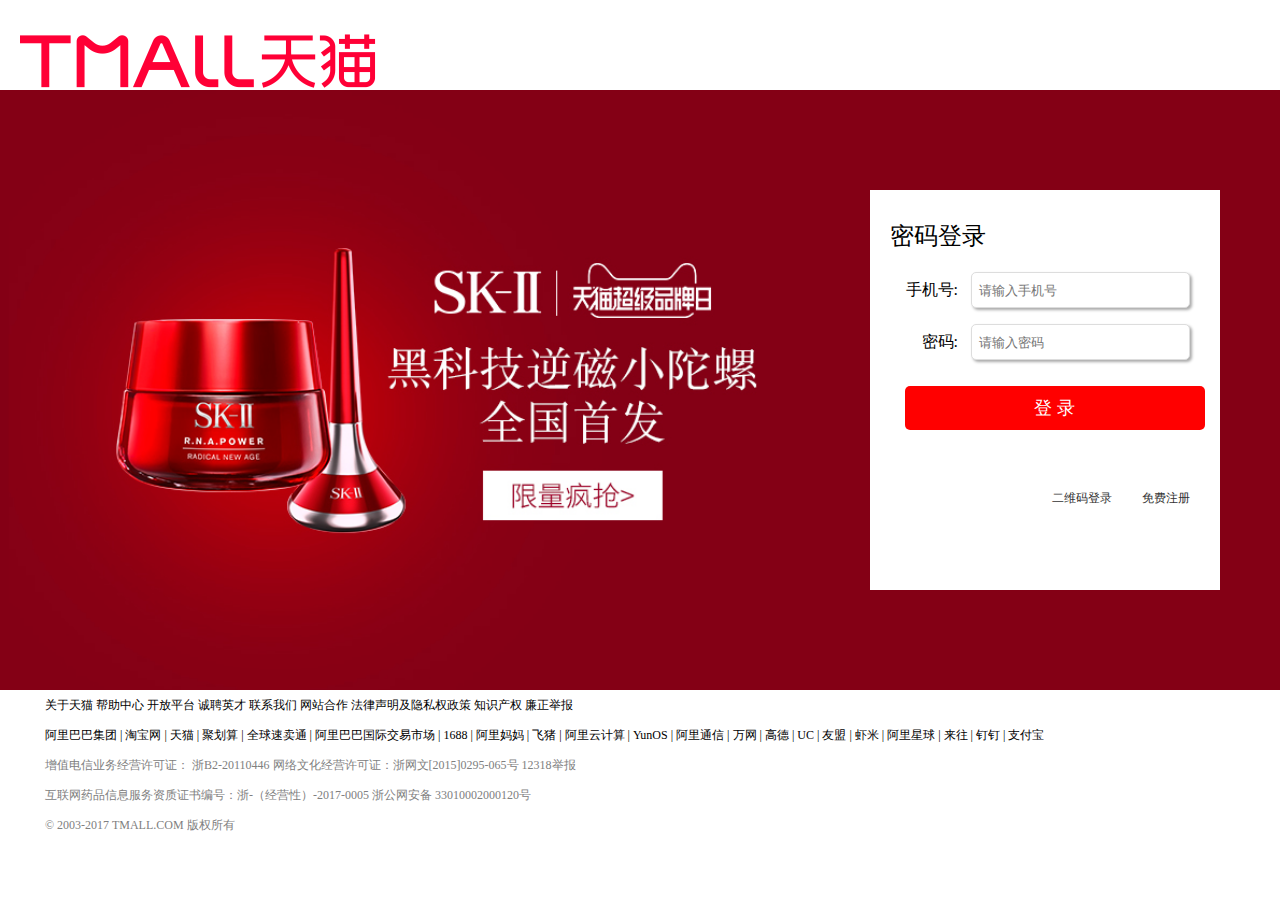
<file: html/login.html>
<!DOCTYPE html>
<html lang="en">
<head>
    <meta charset="UTF-8">
    <title>登录页面</title>
    <link rel="stylesheet" href="../css/common.css">
    <link rel="stylesheet" href="../css/login.css">
   	<!--导入jquery库-->
    <script src="../scripts/jquery-1.11.0.js" type="text/javascript" charset="utf-8"></script>
  	<!--login.js验证-->
  	<script src="../js/login.js" type="text/javascript" charset="utf-8"></script>
</head>
<body>
    <!--login-logo-->
    <div class="login-logo">
        <a href="../index.html"></a>
    </div> 
    <!--注册-->
    <div class="login-cont">
        <div class="login" id="login">
            <h3>密码登录</h3>
            <div>
	            <label for="">手机号:</label>
	            <input type="text" id="phone" class="phone"  placeholder="请输入手机号">
            </div>
            <div>
	            <label for="">密码:</label>
	            <input type="passowrd" id="password" class="password"  placeholder="请输入密码">
            </div>
            <button  class="btn" onclick="checkLogin()"> 登&nbsp;录 </button>
           
           	<p class="">
           	 	<a href="register.html">免费注册</a>
            	<a href="javascript:;">二维码登录</a>
            </p>
        </div>
	</div>
    <!-------------------------bottom---------------------------->
    <div class="bottom-wrap" style="background:#fff;">
        <div class="bottom">
            <p>
                关于天猫  帮助中心  开放平台  诚聘英才  联系我们  网站合作  法律声明及隐私权政策  知识产权  廉正举报
            </p>
            <p>
                阿里巴巴集团  | 淘宝网  | 天猫 | 聚划算 | 全球速卖通 | 阿里巴巴国际交易市场 | 1688 | 阿里妈妈 | 飞猪 | 阿里云计算 | YunOS | 阿里通信 | 万网 | 高德 | UC | 友盟 | 虾米 | 阿里星球 | 来往 | 钉钉 | 支付宝
            </p>
            <p class="botP">
                增值电信业务经营许可证： 浙B2-20110446 网络文化经营许可证：浙网文[2015]0295-065号 12318举报
            </p>
            <p class="botP">
                互联网药品信息服务资质证书编号：浙-（经营性）-2017-0005   浙公网安备 33010002000120号
            </p>
            <p class="botP">
                © 2003-2017 TMALL.COM 版权所有
            </p>
        </div>
    </div>

</body>
</html>
</file>
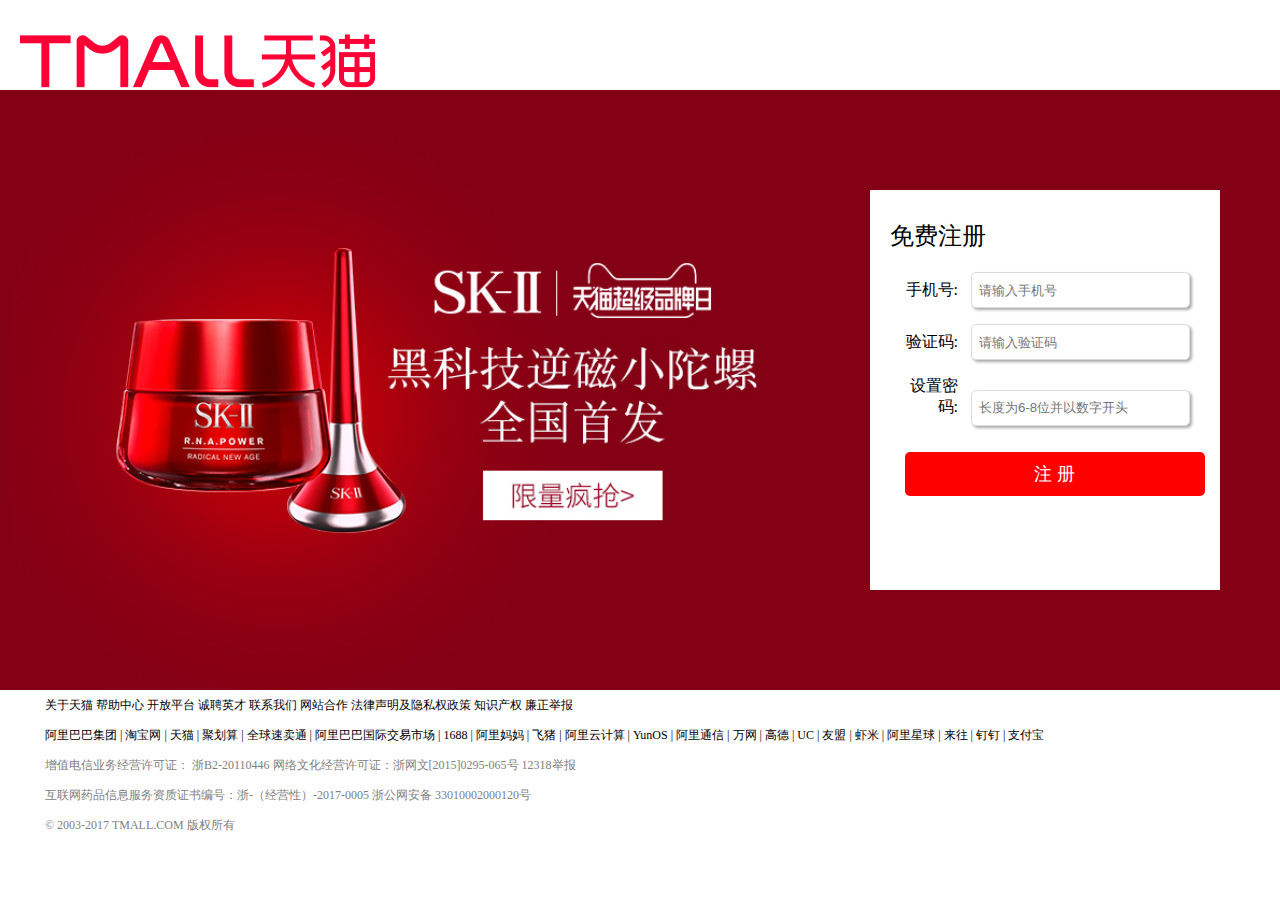
<file: html/register.html>
<!DOCTYPE html>
<html lang="en">
<head>
    <meta charset="UTF-8">
    <title>注册页面</title>
    <!--公共的js-->
    <link rel="stylesheet" href="../css/common.css">
   	<!--引入jquery-->
   	<script src="../scripts/jquery-1.11.0.js" type="text/javascript" charset="utf-8"></script> 
    <!--register.js验证-->
    <script src="../js/register.js" type="text/javascript" charset="utf-8"></script>
</head>
<body>
    <!--login-logo-->
    <div class="login-logo">
        <a href="../index.html"></a>
    </div> 
    <!--注册-->
    <div class="login-cont">
        <div class="login" id="login">
            <h3>免费注册</h3>
            <div>
	            <label for="">手机号:</label>
	            <input type="text" id="phone" class="phone"  placeholder="请输入手机号">
            </div>
            <div>
	            <label for="">验证码:</label>
	            <input type="text" id="yzm" class="yzm"  placeholder="请输入验证码">
	            <span class="sp-yzm" style="cursor: pointer;display:none"></span>
            </div>
            <div>
	            <label for="">设置密码:</label>
	            <input type="passowrd" id="setPas" class="setPas"  placeholder="长度为6-8位并以数字开头">
            </div>
            <button href="login.html" class="btn" onclick="checkRegister()"> 注&nbsp;册 </button>
        </div>
	</div>
    <!-------------------------bottom---------------------------->
    <div class="bottom-wrap" style="background:#fff;">
        <div class="bottom">
            <p>
                关于天猫  帮助中心  开放平台  诚聘英才  联系我们  网站合作  法律声明及隐私权政策  知识产权  廉正举报
            </p>
            <p>
                阿里巴巴集团  | 淘宝网  | 天猫 | 聚划算 | 全球速卖通 | 阿里巴巴国际交易市场 | 1688 | 阿里妈妈 | 飞猪 | 阿里云计算 | YunOS | 阿里通信 | 万网 | 高德 | UC | 友盟 | 虾米 | 阿里星球 | 来往 | 钉钉 | 支付宝
            </p>
            <p class="botP">
                增值电信业务经营许可证： 浙B2-20110446 网络文化经营许可证：浙网文[2015]0295-065号 12318举报
            </p>
            <p class="botP">
                互联网药品信息服务资质证书编号：浙-（经营性）-2017-0005   浙公网安备 33010002000120号
            </p>
            <p class="botP">
                © 2003-2017 TMALL.COM 版权所有
            </p>
        </div>
    </div>

</body>
</html>
</file>
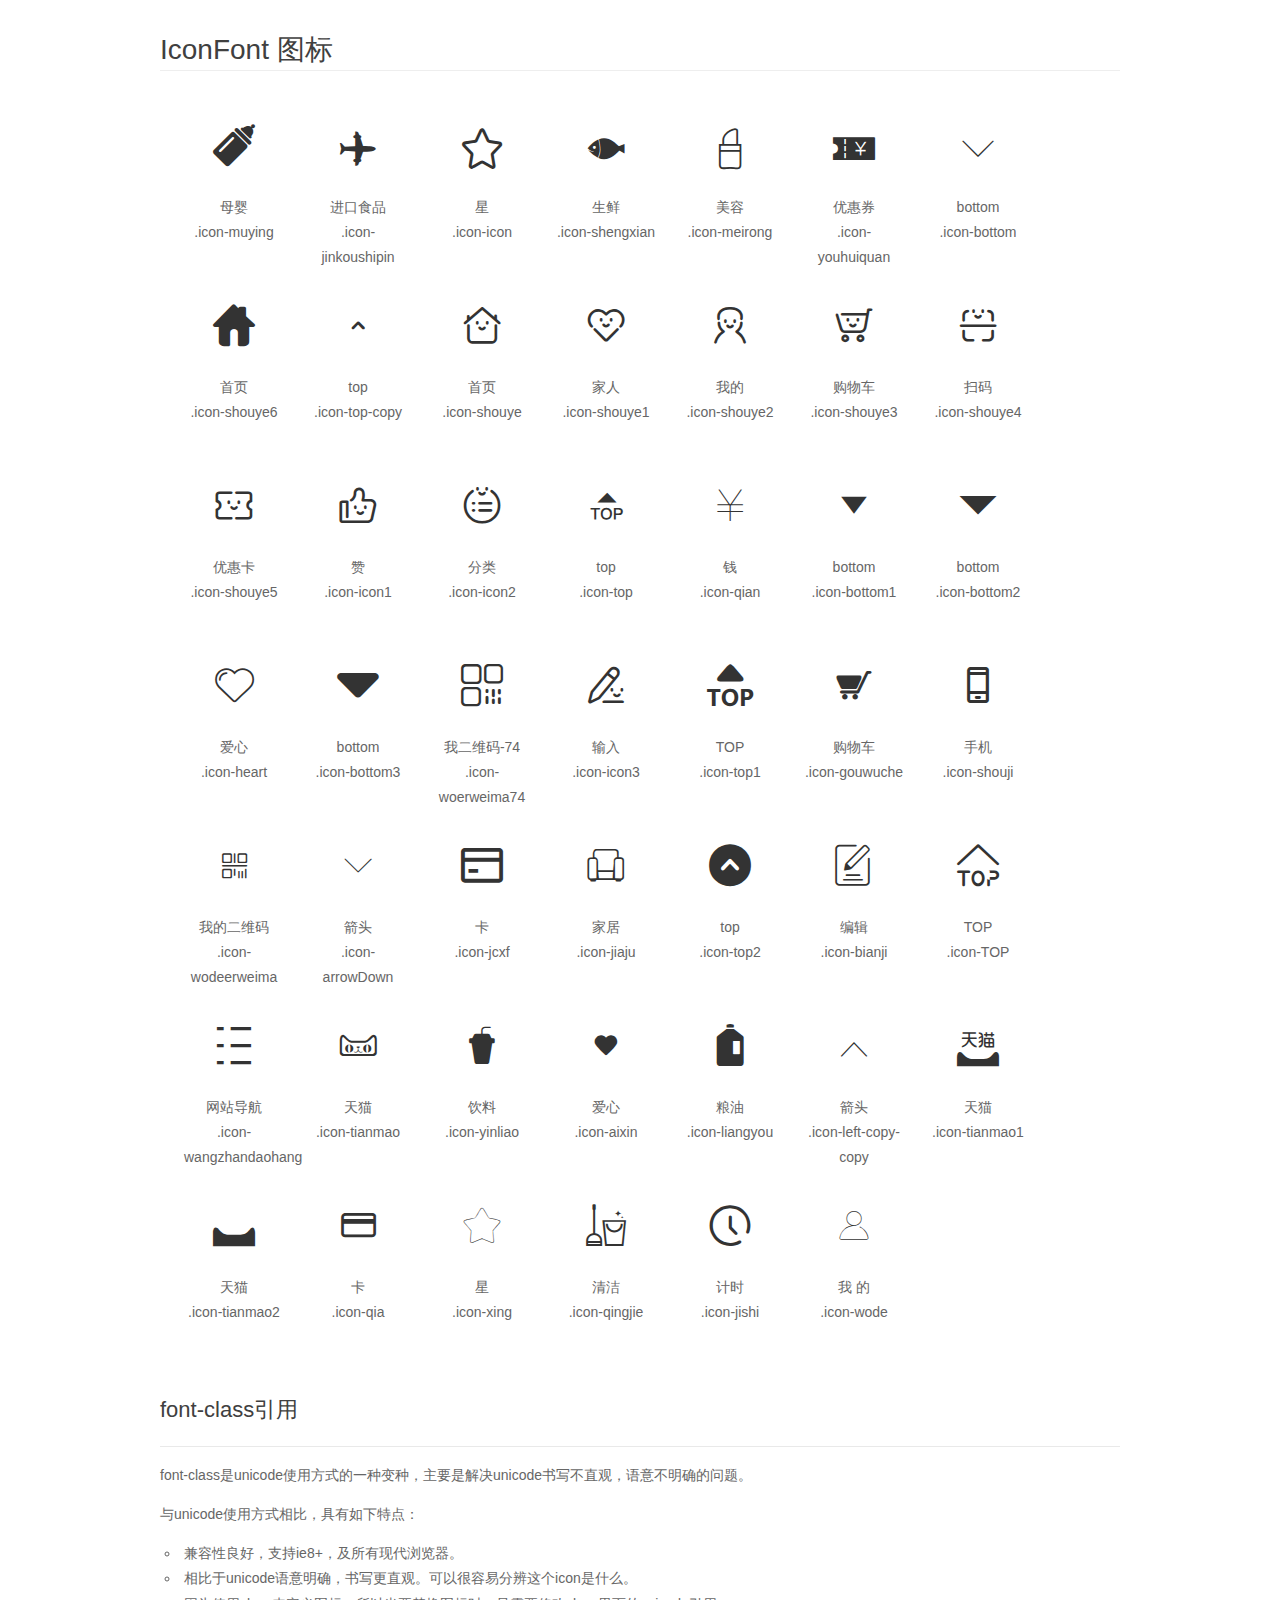
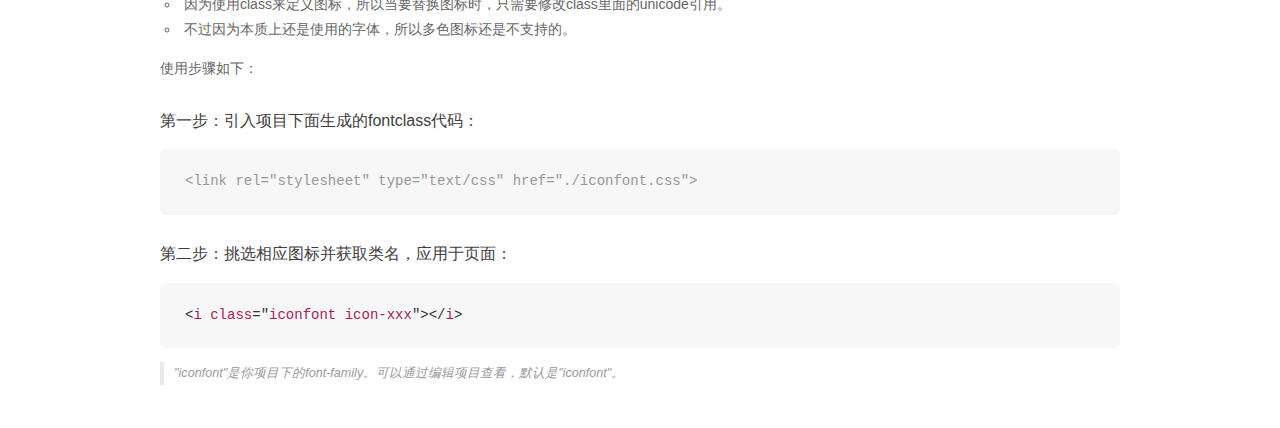
<file: download/font/demo_fontclass.html>
<!DOCTYPE html>
<html>
<head>
    <meta charset="utf-8"/>
    <title>IconFont</title>
    <link rel="stylesheet" href="demo.css">
    <link rel="stylesheet" href="iconfont.css">
</head>
<body>
    <div class="main markdown">
        <h1>IconFont 图标</h1>
        <ul class="icon_lists clear">
            
                <li>
                <i class="icon iconfont icon-muying"></i>
                    <div class="name">母婴</div>
                    <div class="fontclass">.icon-muying</div>
                </li>
            
                <li>
                <i class="icon iconfont icon-jinkoushipin"></i>
                    <div class="name">进口食品</div>
                    <div class="fontclass">.icon-jinkoushipin</div>
                </li>
            
                <li>
                <i class="icon iconfont icon-icon"></i>
                    <div class="name">星</div>
                    <div class="fontclass">.icon-icon</div>
                </li>
            
                <li>
                <i class="icon iconfont icon-shengxian"></i>
                    <div class="name">生鲜</div>
                    <div class="fontclass">.icon-shengxian</div>
                </li>
            
                <li>
                <i class="icon iconfont icon-meirong"></i>
                    <div class="name">美容</div>
                    <div class="fontclass">.icon-meirong</div>
                </li>
            
                <li>
                <i class="icon iconfont icon-youhuiquan"></i>
                    <div class="name">优惠券</div>
                    <div class="fontclass">.icon-youhuiquan</div>
                </li>
            
                <li>
                <i class="icon iconfont icon-bottom"></i>
                    <div class="name">bottom</div>
                    <div class="fontclass">.icon-bottom</div>
                </li>
            
                <li>
                <i class="icon iconfont icon-shouye6"></i>
                    <div class="name">首页</div>
                    <div class="fontclass">.icon-shouye6</div>
                </li>
            
                <li>
                <i class="icon iconfont icon-top-copy"></i>
                    <div class="name">top</div>
                    <div class="fontclass">.icon-top-copy</div>
                </li>
            
                <li>
                <i class="icon iconfont icon-shouye"></i>
                    <div class="name">首页</div>
                    <div class="fontclass">.icon-shouye</div>
                </li>
            
                <li>
                <i class="icon iconfont icon-shouye1"></i>
                    <div class="name">家人</div>
                    <div class="fontclass">.icon-shouye1</div>
                </li>
            
                <li>
                <i class="icon iconfont icon-shouye2"></i>
                    <div class="name">我的</div>
                    <div class="fontclass">.icon-shouye2</div>
                </li>
            
                <li>
                <i class="icon iconfont icon-shouye3"></i>
                    <div class="name">购物车</div>
                    <div class="fontclass">.icon-shouye3</div>
                </li>
            
                <li>
                <i class="icon iconfont icon-shouye4"></i>
                    <div class="name">扫码</div>
                    <div class="fontclass">.icon-shouye4</div>
                </li>
            
                <li>
                <i class="icon iconfont icon-shouye5"></i>
                    <div class="name">优惠卡</div>
                    <div class="fontclass">.icon-shouye5</div>
                </li>
            
                <li>
                <i class="icon iconfont icon-icon1"></i>
                    <div class="name">赞</div>
                    <div class="fontclass">.icon-icon1</div>
                </li>
            
                <li>
                <i class="icon iconfont icon-icon2"></i>
                    <div class="name">分类</div>
                    <div class="fontclass">.icon-icon2</div>
                </li>
            
                <li>
                <i class="icon iconfont icon-top"></i>
                    <div class="name">top</div>
                    <div class="fontclass">.icon-top</div>
                </li>
            
                <li>
                <i class="icon iconfont icon-qian"></i>
                    <div class="name">钱</div>
                    <div class="fontclass">.icon-qian</div>
                </li>
            
                <li>
                <i class="icon iconfont icon-bottom1"></i>
                    <div class="name">bottom</div>
                    <div class="fontclass">.icon-bottom1</div>
                </li>
            
                <li>
                <i class="icon iconfont icon-bottom2"></i>
                    <div class="name">bottom</div>
                    <div class="fontclass">.icon-bottom2</div>
                </li>
            
                <li>
                <i class="icon iconfont icon-heart"></i>
                    <div class="name">爱心</div>
                    <div class="fontclass">.icon-heart</div>
                </li>
            
                <li>
                <i class="icon iconfont icon-bottom3"></i>
                    <div class="name">bottom</div>
                    <div class="fontclass">.icon-bottom3</div>
                </li>
            
                <li>
                <i class="icon iconfont icon-woerweima74"></i>
                    <div class="name">我二维码-74</div>
                    <div class="fontclass">.icon-woerweima74</div>
                </li>
            
                <li>
                <i class="icon iconfont icon-icon3"></i>
                    <div class="name">输入</div>
                    <div class="fontclass">.icon-icon3</div>
                </li>
            
                <li>
                <i class="icon iconfont icon-top1"></i>
                    <div class="name">TOP</div>
                    <div class="fontclass">.icon-top1</div>
                </li>
            
                <li>
                <i class="icon iconfont icon-gouwuche"></i>
                    <div class="name">购物车</div>
                    <div class="fontclass">.icon-gouwuche</div>
                </li>
            
                <li>
                <i class="icon iconfont icon-shouji"></i>
                    <div class="name">手机</div>
                    <div class="fontclass">.icon-shouji</div>
                </li>
            
                <li>
                <i class="icon iconfont icon-wodeerweima"></i>
                    <div class="name">我的二维码</div>
                    <div class="fontclass">.icon-wodeerweima</div>
                </li>
            
                <li>
                <i class="icon iconfont icon-arrowDown"></i>
                    <div class="name">箭头</div>
                    <div class="fontclass">.icon-arrowDown</div>
                </li>
            
                <li>
                <i class="icon iconfont icon-jcxf"></i>
                    <div class="name">卡</div>
                    <div class="fontclass">.icon-jcxf</div>
                </li>
            
                <li>
                <i class="icon iconfont icon-jiaju"></i>
                    <div class="name">家居</div>
                    <div class="fontclass">.icon-jiaju</div>
                </li>
            
                <li>
                <i class="icon iconfont icon-top2"></i>
                    <div class="name">top</div>
                    <div class="fontclass">.icon-top2</div>
                </li>
            
                <li>
                <i class="icon iconfont icon-bianji"></i>
                    <div class="name">编辑</div>
                    <div class="fontclass">.icon-bianji</div>
                </li>
            
                <li>
                <i class="icon iconfont icon-TOP"></i>
                    <div class="name">TOP</div>
                    <div class="fontclass">.icon-TOP</div>
                </li>
            
                <li>
                <i class="icon iconfont icon-wangzhandaohang"></i>
                    <div class="name">网站导航</div>
                    <div class="fontclass">.icon-wangzhandaohang</div>
                </li>
            
                <li>
                <i class="icon iconfont icon-tianmao"></i>
                    <div class="name">天猫</div>
                    <div class="fontclass">.icon-tianmao</div>
                </li>
            
                <li>
                <i class="icon iconfont icon-yinliao"></i>
                    <div class="name">饮料</div>
                    <div class="fontclass">.icon-yinliao</div>
                </li>
            
                <li>
                <i class="icon iconfont icon-aixin"></i>
                    <div class="name">爱心</div>
                    <div class="fontclass">.icon-aixin</div>
                </li>
            
                <li>
                <i class="icon iconfont icon-liangyou"></i>
                    <div class="name">粮油</div>
                    <div class="fontclass">.icon-liangyou</div>
                </li>
            
                <li>
                <i class="icon iconfont icon-left-copy-copy"></i>
                    <div class="name">箭头</div>
                    <div class="fontclass">.icon-left-copy-copy</div>
                </li>
            
                <li>
                <i class="icon iconfont icon-tianmao1"></i>
                    <div class="name">天猫</div>
                    <div class="fontclass">.icon-tianmao1</div>
                </li>
            
                <li>
                <i class="icon iconfont icon-tianmao2"></i>
                    <div class="name">天猫</div>
                    <div class="fontclass">.icon-tianmao2</div>
                </li>
            
                <li>
                <i class="icon iconfont icon-qia"></i>
                    <div class="name">卡</div>
                    <div class="fontclass">.icon-qia</div>
                </li>
            
                <li>
                <i class="icon iconfont icon-xing"></i>
                    <div class="name">星</div>
                    <div class="fontclass">.icon-xing</div>
                </li>
            
                <li>
                <i class="icon iconfont icon-qingjie"></i>
                    <div class="name">清洁</div>
                    <div class="fontclass">.icon-qingjie</div>
                </li>
            
                <li>
                <i class="icon iconfont icon-jishi"></i>
                    <div class="name">计时</div>
                    <div class="fontclass">.icon-jishi</div>
                </li>
            
                <li>
                <i class="icon iconfont icon-wode"></i>
                    <div class="name">我 的</div>
                    <div class="fontclass">.icon-wode</div>
                </li>
            
        </ul>

        <h2 id="font-class-">font-class引用</h2>
        <hr>

        <p>font-class是unicode使用方式的一种变种，主要是解决unicode书写不直观，语意不明确的问题。</p>
        <p>与unicode使用方式相比，具有如下特点：</p>
        <ul>
        <li>兼容性良好，支持ie8+，及所有现代浏览器。</li>
        <li>相比于unicode语意明确，书写更直观。可以很容易分辨这个icon是什么。</li>
        <li>因为使用class来定义图标，所以当要替换图标时，只需要修改class里面的unicode引用。</li>
        <li>不过因为本质上还是使用的字体，所以多色图标还是不支持的。</li>
        </ul>
        <p>使用步骤如下：</p>
        <h3 id="-fontclass-">第一步：引入项目下面生成的fontclass代码：</h3>


        <pre><code class="lang-js hljs javascript"><span class="hljs-comment">&lt;link rel="stylesheet" type="text/css" href="./iconfont.css"&gt;</span></code></pre>
        <h3 id="-">第二步：挑选相应图标并获取类名，应用于页面：</h3>
        <pre><code class="lang-css hljs">&lt;<span class="hljs-selector-tag">i</span> <span class="hljs-selector-tag">class</span>="<span class="hljs-selector-tag">iconfont</span> <span class="hljs-selector-tag">icon-xxx</span>"&gt;&lt;/<span class="hljs-selector-tag">i</span>&gt;</code></pre>
        <blockquote>
        <p>"iconfont"是你项目下的font-family。可以通过编辑项目查看，默认是"iconfont"。</p>
        </blockquote>
    </div>
</body>
</html>
</file>
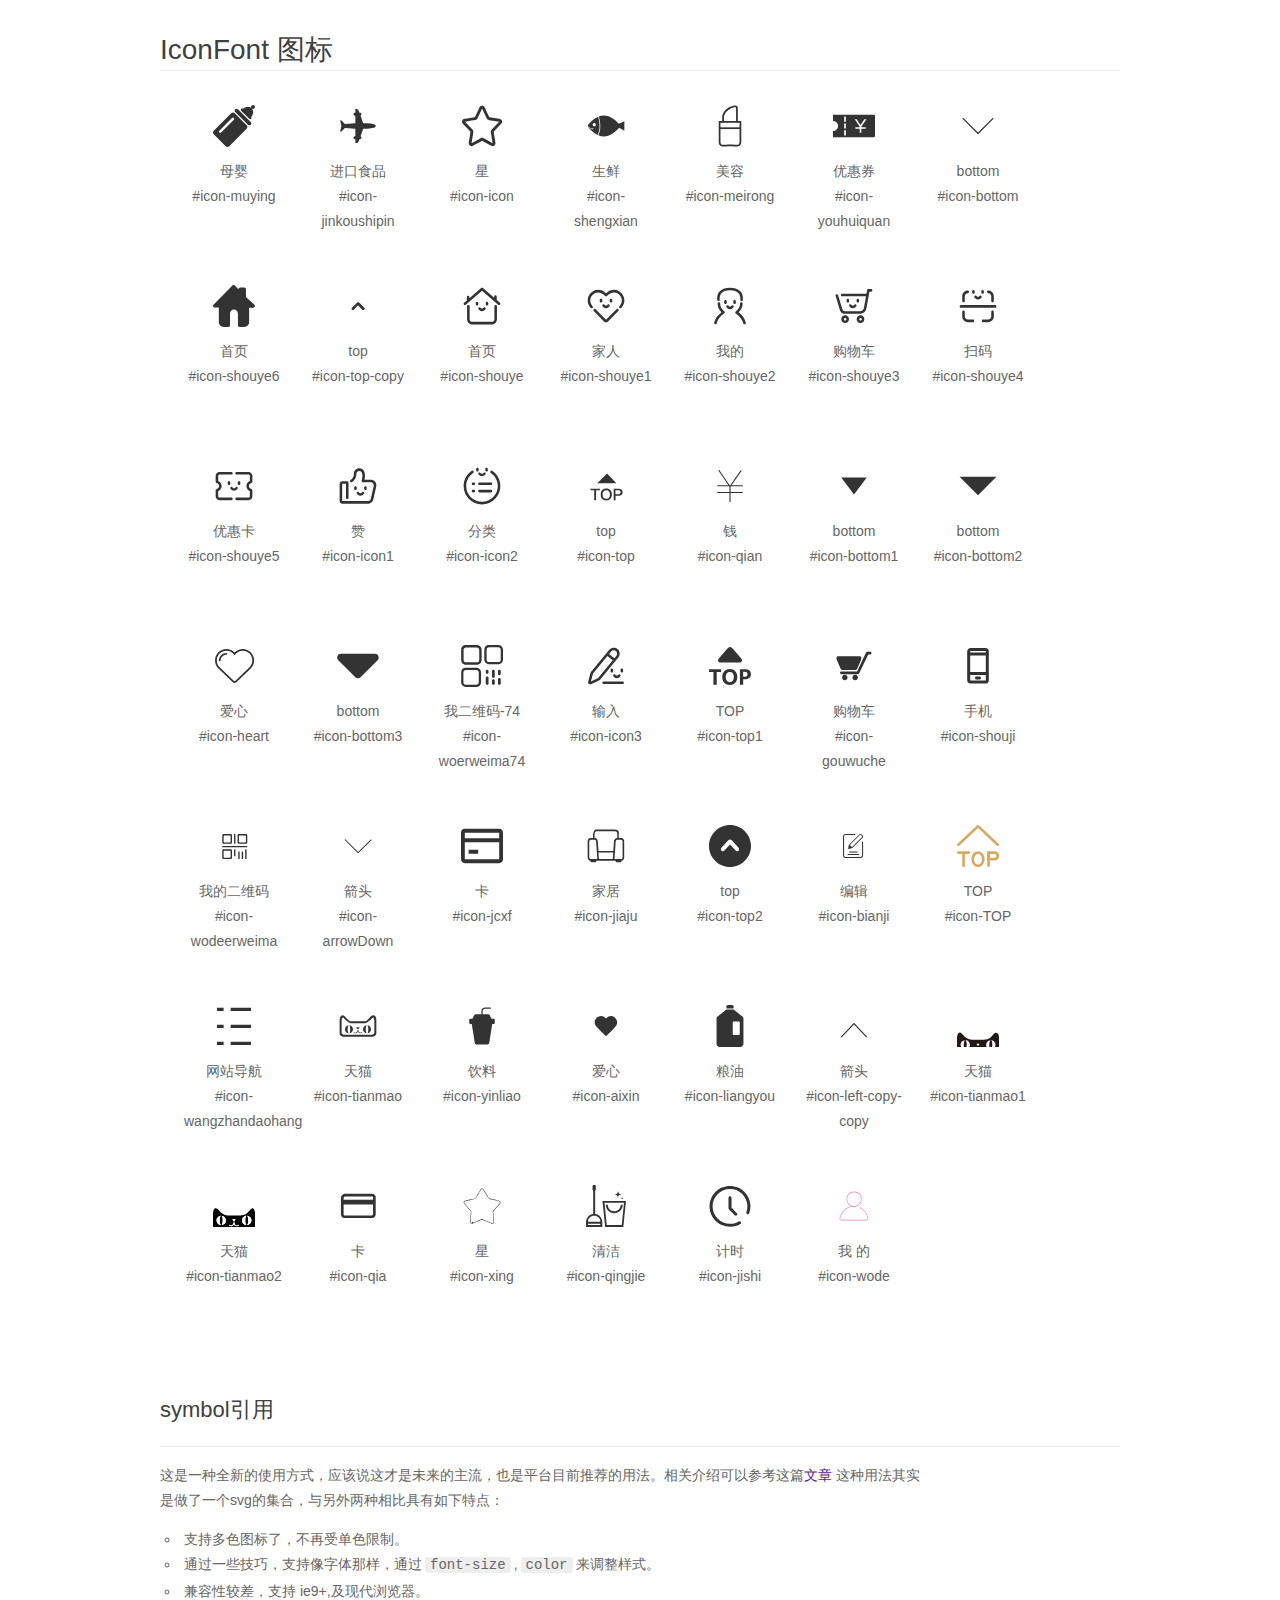
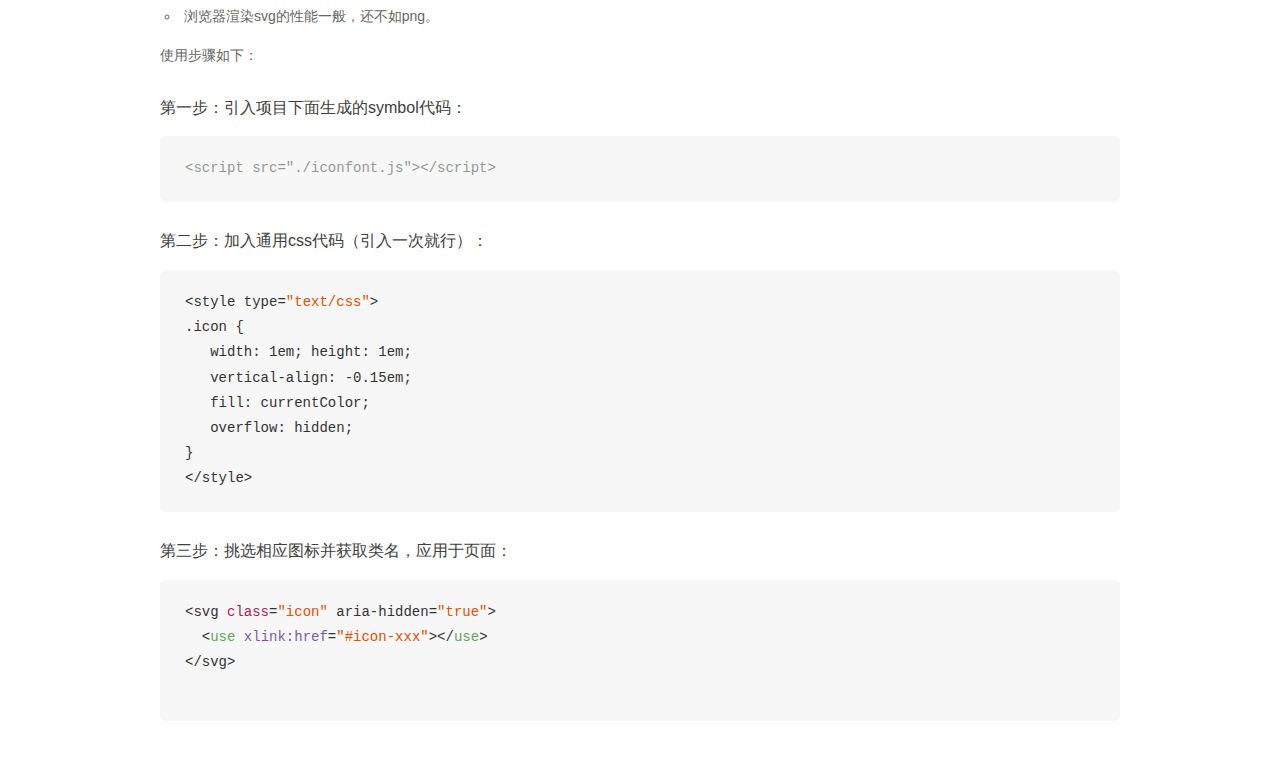
<file: download/font/demo_symbol.html>
<!DOCTYPE html>
<html>
<head>
    <meta charset="utf-8"/>
    <title>IconFont</title>
    <link rel="stylesheet" href="demo.css">
    <script src="iconfont.js"></script>

    <style type="text/css">
        .icon {
          /* 通过设置 font-size 来改变图标大小 */
          width: 1em; height: 1em;
          /* 图标和文字相邻时，垂直对齐 */
          vertical-align: -0.15em;
          /* 通过设置 color 来改变 SVG 的颜色/fill */
          fill: currentColor;
          /* path 和 stroke 溢出 viewBox 部分在 IE 下会显示
             normalize.css 中也包含这行 */
          overflow: hidden;
        }

    </style>
</head>
<body>
    <div class="main markdown">
        <h1>IconFont 图标</h1>
        <ul class="icon_lists clear">
            
                <li>
                    <svg class="icon" aria-hidden="true">
                        <use xlink:href="#icon-muying"></use>
                    </svg>
                    <div class="name">母婴</div>
                    <div class="fontclass">#icon-muying</div>
                </li>
            
                <li>
                    <svg class="icon" aria-hidden="true">
                        <use xlink:href="#icon-jinkoushipin"></use>
                    </svg>
                    <div class="name">进口食品</div>
                    <div class="fontclass">#icon-jinkoushipin</div>
                </li>
            
                <li>
                    <svg class="icon" aria-hidden="true">
                        <use xlink:href="#icon-icon"></use>
                    </svg>
                    <div class="name">星</div>
                    <div class="fontclass">#icon-icon</div>
                </li>
            
                <li>
                    <svg class="icon" aria-hidden="true">
                        <use xlink:href="#icon-shengxian"></use>
                    </svg>
                    <div class="name">生鲜</div>
                    <div class="fontclass">#icon-shengxian</div>
                </li>
            
                <li>
                    <svg class="icon" aria-hidden="true">
                        <use xlink:href="#icon-meirong"></use>
                    </svg>
                    <div class="name">美容</div>
                    <div class="fontclass">#icon-meirong</div>
                </li>
            
                <li>
                    <svg class="icon" aria-hidden="true">
                        <use xlink:href="#icon-youhuiquan"></use>
                    </svg>
                    <div class="name">优惠券</div>
                    <div class="fontclass">#icon-youhuiquan</div>
                </li>
            
                <li>
                    <svg class="icon" aria-hidden="true">
                        <use xlink:href="#icon-bottom"></use>
                    </svg>
                    <div class="name">bottom</div>
                    <div class="fontclass">#icon-bottom</div>
                </li>
            
                <li>
                    <svg class="icon" aria-hidden="true">
                        <use xlink:href="#icon-shouye6"></use>
                    </svg>
                    <div class="name">首页</div>
                    <div class="fontclass">#icon-shouye6</div>
                </li>
            
                <li>
                    <svg class="icon" aria-hidden="true">
                        <use xlink:href="#icon-top-copy"></use>
                    </svg>
                    <div class="name">top</div>
                    <div class="fontclass">#icon-top-copy</div>
                </li>
            
                <li>
                    <svg class="icon" aria-hidden="true">
                        <use xlink:href="#icon-shouye"></use>
                    </svg>
                    <div class="name">首页</div>
                    <div class="fontclass">#icon-shouye</div>
                </li>
            
                <li>
                    <svg class="icon" aria-hidden="true">
                        <use xlink:href="#icon-shouye1"></use>
                    </svg>
                    <div class="name">家人</div>
                    <div class="fontclass">#icon-shouye1</div>
                </li>
            
                <li>
                    <svg class="icon" aria-hidden="true">
                        <use xlink:href="#icon-shouye2"></use>
                    </svg>
                    <div class="name">我的</div>
                    <div class="fontclass">#icon-shouye2</div>
                </li>
            
                <li>
                    <svg class="icon" aria-hidden="true">
                        <use xlink:href="#icon-shouye3"></use>
                    </svg>
                    <div class="name">购物车</div>
                    <div class="fontclass">#icon-shouye3</div>
                </li>
            
                <li>
                    <svg class="icon" aria-hidden="true">
                        <use xlink:href="#icon-shouye4"></use>
                    </svg>
                    <div class="name">扫码</div>
                    <div class="fontclass">#icon-shouye4</div>
                </li>
            
                <li>
                    <svg class="icon" aria-hidden="true">
                        <use xlink:href="#icon-shouye5"></use>
                    </svg>
                    <div class="name">优惠卡</div>
                    <div class="fontclass">#icon-shouye5</div>
                </li>
            
                <li>
                    <svg class="icon" aria-hidden="true">
                        <use xlink:href="#icon-icon1"></use>
                    </svg>
                    <div class="name">赞</div>
                    <div class="fontclass">#icon-icon1</div>
                </li>
            
                <li>
                    <svg class="icon" aria-hidden="true">
                        <use xlink:href="#icon-icon2"></use>
                    </svg>
                    <div class="name">分类</div>
                    <div class="fontclass">#icon-icon2</div>
                </li>
            
                <li>
                    <svg class="icon" aria-hidden="true">
                        <use xlink:href="#icon-top"></use>
                    </svg>
                    <div class="name">top</div>
                    <div class="fontclass">#icon-top</div>
                </li>
            
                <li>
                    <svg class="icon" aria-hidden="true">
                        <use xlink:href="#icon-qian"></use>
                    </svg>
                    <div class="name">钱</div>
                    <div class="fontclass">#icon-qian</div>
                </li>
            
                <li>
                    <svg class="icon" aria-hidden="true">
                        <use xlink:href="#icon-bottom1"></use>
                    </svg>
                    <div class="name">bottom</div>
                    <div class="fontclass">#icon-bottom1</div>
                </li>
            
                <li>
                    <svg class="icon" aria-hidden="true">
                        <use xlink:href="#icon-bottom2"></use>
                    </svg>
                    <div class="name">bottom</div>
                    <div class="fontclass">#icon-bottom2</div>
                </li>
            
                <li>
                    <svg class="icon" aria-hidden="true">
                        <use xlink:href="#icon-heart"></use>
                    </svg>
                    <div class="name">爱心</div>
                    <div class="fontclass">#icon-heart</div>
                </li>
            
                <li>
                    <svg class="icon" aria-hidden="true">
                        <use xlink:href="#icon-bottom3"></use>
                    </svg>
                    <div class="name">bottom</div>
                    <div class="fontclass">#icon-bottom3</div>
                </li>
            
                <li>
                    <svg class="icon" aria-hidden="true">
                        <use xlink:href="#icon-woerweima74"></use>
                    </svg>
                    <div class="name">我二维码-74</div>
                    <div class="fontclass">#icon-woerweima74</div>
                </li>
            
                <li>
                    <svg class="icon" aria-hidden="true">
                        <use xlink:href="#icon-icon3"></use>
                    </svg>
                    <div class="name">输入</div>
                    <div class="fontclass">#icon-icon3</div>
                </li>
            
                <li>
                    <svg class="icon" aria-hidden="true">
                        <use xlink:href="#icon-top1"></use>
                    </svg>
                    <div class="name">TOP</div>
                    <div class="fontclass">#icon-top1</div>
                </li>
            
                <li>
                    <svg class="icon" aria-hidden="true">
                        <use xlink:href="#icon-gouwuche"></use>
                    </svg>
                    <div class="name">购物车</div>
                    <div class="fontclass">#icon-gouwuche</div>
                </li>
            
                <li>
                    <svg class="icon" aria-hidden="true">
                        <use xlink:href="#icon-shouji"></use>
                    </svg>
                    <div class="name">手机</div>
                    <div class="fontclass">#icon-shouji</div>
                </li>
            
                <li>
                    <svg class="icon" aria-hidden="true">
                        <use xlink:href="#icon-wodeerweima"></use>
                    </svg>
                    <div class="name">我的二维码</div>
                    <div class="fontclass">#icon-wodeerweima</div>
                </li>
            
                <li>
                    <svg class="icon" aria-hidden="true">
                        <use xlink:href="#icon-arrowDown"></use>
                    </svg>
                    <div class="name">箭头</div>
                    <div class="fontclass">#icon-arrowDown</div>
                </li>
            
                <li>
                    <svg class="icon" aria-hidden="true">
                        <use xlink:href="#icon-jcxf"></use>
                    </svg>
                    <div class="name">卡</div>
                    <div class="fontclass">#icon-jcxf</div>
                </li>
            
                <li>
                    <svg class="icon" aria-hidden="true">
                        <use xlink:href="#icon-jiaju"></use>
                    </svg>
                    <div class="name">家居</div>
                    <div class="fontclass">#icon-jiaju</div>
                </li>
            
                <li>
                    <svg class="icon" aria-hidden="true">
                        <use xlink:href="#icon-top2"></use>
                    </svg>
                    <div class="name">top</div>
                    <div class="fontclass">#icon-top2</div>
                </li>
            
                <li>
                    <svg class="icon" aria-hidden="true">
                        <use xlink:href="#icon-bianji"></use>
                    </svg>
                    <div class="name">编辑</div>
                    <div class="fontclass">#icon-bianji</div>
                </li>
            
                <li>
                    <svg class="icon" aria-hidden="true">
                        <use xlink:href="#icon-TOP"></use>
                    </svg>
                    <div class="name">TOP</div>
                    <div class="fontclass">#icon-TOP</div>
                </li>
            
                <li>
                    <svg class="icon" aria-hidden="true">
                        <use xlink:href="#icon-wangzhandaohang"></use>
                    </svg>
                    <div class="name">网站导航</div>
                    <div class="fontclass">#icon-wangzhandaohang</div>
                </li>
            
                <li>
                    <svg class="icon" aria-hidden="true">
                        <use xlink:href="#icon-tianmao"></use>
                    </svg>
                    <div class="name">天猫</div>
                    <div class="fontclass">#icon-tianmao</div>
                </li>
            
                <li>
                    <svg class="icon" aria-hidden="true">
                        <use xlink:href="#icon-yinliao"></use>
                    </svg>
                    <div class="name">饮料</div>
                    <div class="fontclass">#icon-yinliao</div>
                </li>
            
                <li>
                    <svg class="icon" aria-hidden="true">
                        <use xlink:href="#icon-aixin"></use>
                    </svg>
                    <div class="name">爱心</div>
                    <div class="fontclass">#icon-aixin</div>
                </li>
            
                <li>
                    <svg class="icon" aria-hidden="true">
                        <use xlink:href="#icon-liangyou"></use>
                    </svg>
                    <div class="name">粮油</div>
                    <div class="fontclass">#icon-liangyou</div>
                </li>
            
                <li>
                    <svg class="icon" aria-hidden="true">
                        <use xlink:href="#icon-left-copy-copy"></use>
                    </svg>
                    <div class="name">箭头</div>
                    <div class="fontclass">#icon-left-copy-copy</div>
                </li>
            
                <li>
                    <svg class="icon" aria-hidden="true">
                        <use xlink:href="#icon-tianmao1"></use>
                    </svg>
                    <div class="name">天猫</div>
                    <div class="fontclass">#icon-tianmao1</div>
                </li>
            
                <li>
                    <svg class="icon" aria-hidden="true">
                        <use xlink:href="#icon-tianmao2"></use>
                    </svg>
                    <div class="name">天猫</div>
                    <div class="fontclass">#icon-tianmao2</div>
                </li>
            
                <li>
                    <svg class="icon" aria-hidden="true">
                        <use xlink:href="#icon-qia"></use>
                    </svg>
                    <div class="name">卡</div>
                    <div class="fontclass">#icon-qia</div>
                </li>
            
                <li>
                    <svg class="icon" aria-hidden="true">
                        <use xlink:href="#icon-xing"></use>
                    </svg>
                    <div class="name">星</div>
                    <div class="fontclass">#icon-xing</div>
                </li>
            
                <li>
                    <svg class="icon" aria-hidden="true">
                        <use xlink:href="#icon-qingjie"></use>
                    </svg>
                    <div class="name">清洁</div>
                    <div class="fontclass">#icon-qingjie</div>
                </li>
            
                <li>
                    <svg class="icon" aria-hidden="true">
                        <use xlink:href="#icon-jishi"></use>
                    </svg>
                    <div class="name">计时</div>
                    <div class="fontclass">#icon-jishi</div>
                </li>
            
                <li>
                    <svg class="icon" aria-hidden="true">
                        <use xlink:href="#icon-wode"></use>
                    </svg>
                    <div class="name">我 的</div>
                    <div class="fontclass">#icon-wode</div>
                </li>
            
        </ul>


        <h2 id="symbol-">symbol引用</h2>
        <hr>

        <p>这是一种全新的使用方式，应该说这才是未来的主流，也是平台目前推荐的用法。相关介绍可以参考这篇<a href="">文章</a>
        这种用法其实是做了一个svg的集合，与另外两种相比具有如下特点：</p>
        <ul>
          <li>支持多色图标了，不再受单色限制。</li>
          <li>通过一些技巧，支持像字体那样，通过<code>font-size</code>,<code>color</code>来调整样式。</li>
          <li>兼容性较差，支持 ie9+,及现代浏览器。</li>
          <li>浏览器渲染svg的性能一般，还不如png。</li>
        </ul>
        <p>使用步骤如下：</p>
        <h3 id="-symbol-">第一步：引入项目下面生成的symbol代码：</h3>
        <pre><code class="lang-js hljs javascript"><span class="hljs-comment">&lt;script src="./iconfont.js"&gt;&lt;/script&gt;</span></code></pre>
        <h3 id="-css-">第二步：加入通用css代码（引入一次就行）：</h3>
        <pre><code class="lang-js hljs javascript">&lt;style type=<span class="hljs-string">"text/css"</span>&gt;
.icon {
   width: <span class="hljs-number">1</span>em; height: <span class="hljs-number">1</span>em;
   vertical-align: <span class="hljs-number">-0.15</span>em;
   fill: currentColor;
   overflow: hidden;
}
&lt;<span class="hljs-regexp">/style&gt;</span></code></pre>
        <h3 id="-">第三步：挑选相应图标并获取类名，应用于页面：</h3>
        <pre><code class="lang-js hljs javascript">&lt;svg <span class="hljs-class"><span class="hljs-keyword">class</span></span>=<span class="hljs-string">"icon"</span> aria-hidden=<span class="hljs-string">"true"</span>&gt;<span class="xml"><span class="hljs-tag">
  &lt;<span class="hljs-name">use</span> <span class="hljs-attr">xlink:href</span>=<span class="hljs-string">"#icon-xxx"</span>&gt;</span><span class="hljs-tag">&lt;/<span class="hljs-name">use</span>&gt;</span>
</span>&lt;<span class="hljs-regexp">/svg&gt;
        </span></code></pre>
    </div>
</body>
</html>
</file>
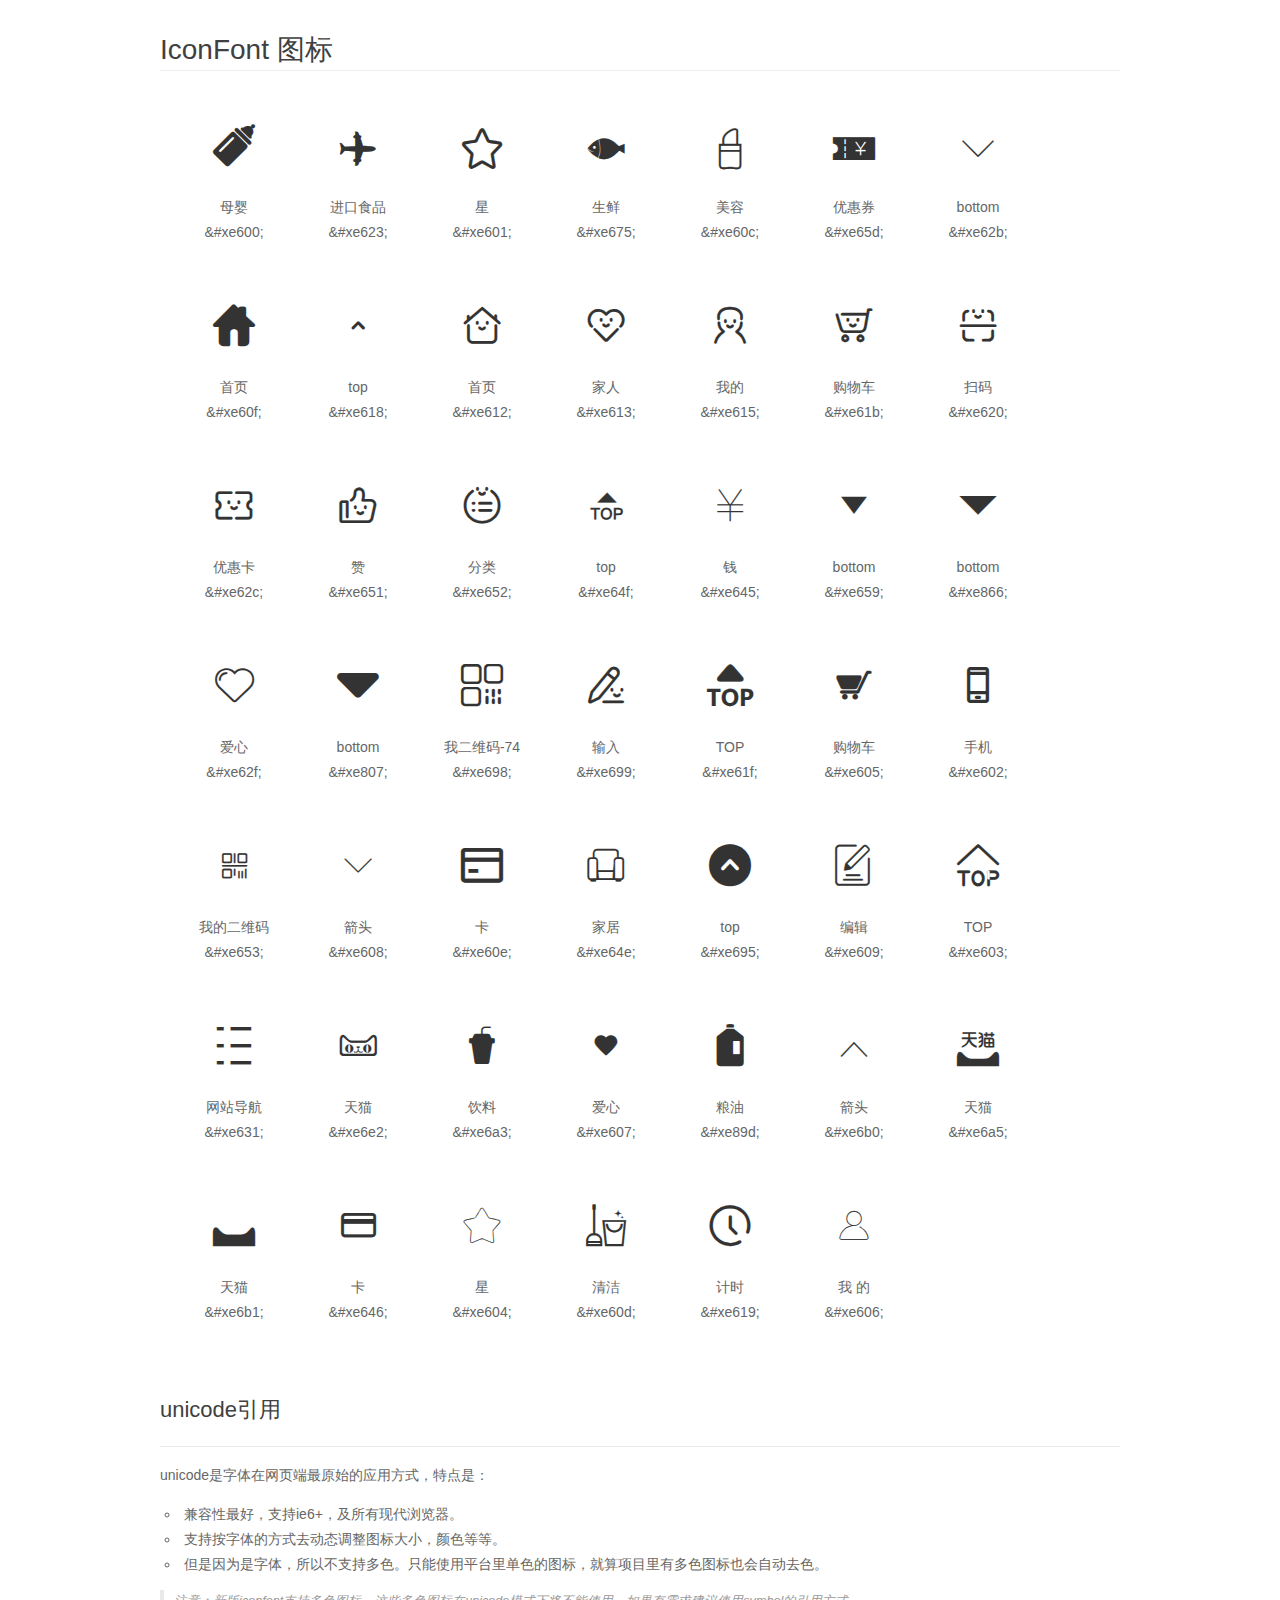
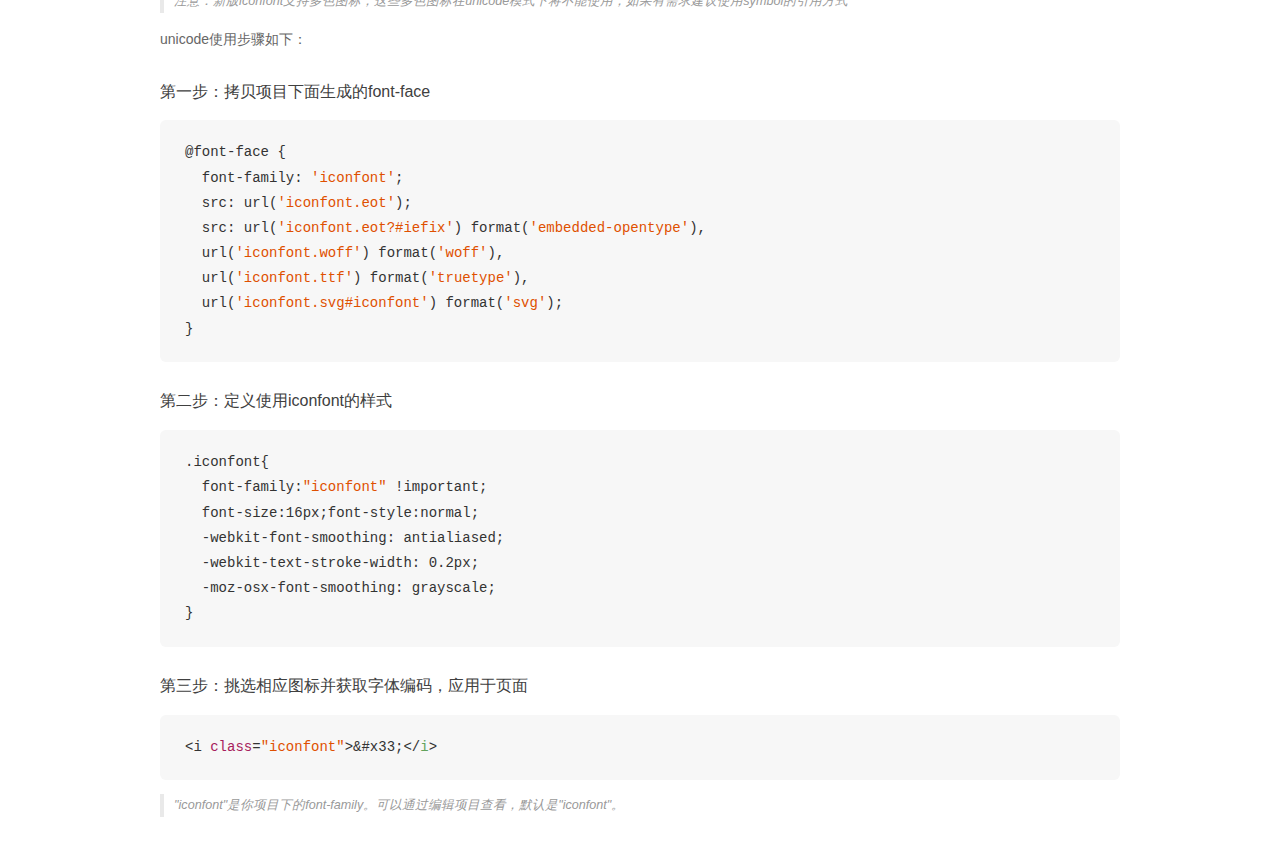
<file: download/font/demo_unicode.html>
<!DOCTYPE html>
<html>
<head>
    <meta charset="utf-8"/>
    <title>IconFont</title>
    <link rel="stylesheet" href="demo.css">

    <style type="text/css">

        @font-face {font-family: "iconfont";
          src: url('iconfont.eot'); /* IE9*/
          src: url('iconfont.eot#iefix') format('embedded-opentype'), /* IE6-IE8 */
          url('iconfont.woff') format('woff'), /* chrome, firefox */
          url('iconfont.ttf') format('truetype'), /* chrome, firefox, opera, Safari, Android, iOS 4.2+*/
          url('iconfont.svg#iconfont') format('svg'); /* iOS 4.1- */
        }

        .iconfont {
          font-family:"iconfont" !important;
          font-size:16px;
          font-style:normal;
          -webkit-font-smoothing: antialiased;
          -webkit-text-stroke-width: 0.2px;
          -moz-osx-font-smoothing: grayscale;
        }

    </style>
</head>
<body>
    <div class="main markdown">
        <h1>IconFont 图标</h1>
        <ul class="icon_lists clear">
            
                <li>
                <i class="icon iconfont">&#xe600;</i>
                    <div class="name">母婴</div>
                    <div class="code">&amp;#xe600;</div>
                </li>
            
                <li>
                <i class="icon iconfont">&#xe623;</i>
                    <div class="name">进口食品</div>
                    <div class="code">&amp;#xe623;</div>
                </li>
            
                <li>
                <i class="icon iconfont">&#xe601;</i>
                    <div class="name">星</div>
                    <div class="code">&amp;#xe601;</div>
                </li>
            
                <li>
                <i class="icon iconfont">&#xe675;</i>
                    <div class="name">生鲜</div>
                    <div class="code">&amp;#xe675;</div>
                </li>
            
                <li>
                <i class="icon iconfont">&#xe60c;</i>
                    <div class="name">美容</div>
                    <div class="code">&amp;#xe60c;</div>
                </li>
            
                <li>
                <i class="icon iconfont">&#xe65d;</i>
                    <div class="name">优惠券</div>
                    <div class="code">&amp;#xe65d;</div>
                </li>
            
                <li>
                <i class="icon iconfont">&#xe62b;</i>
                    <div class="name">bottom</div>
                    <div class="code">&amp;#xe62b;</div>
                </li>
            
                <li>
                <i class="icon iconfont">&#xe60f;</i>
                    <div class="name">首页</div>
                    <div class="code">&amp;#xe60f;</div>
                </li>
            
                <li>
                <i class="icon iconfont">&#xe618;</i>
                    <div class="name">top</div>
                    <div class="code">&amp;#xe618;</div>
                </li>
            
                <li>
                <i class="icon iconfont">&#xe612;</i>
                    <div class="name">首页</div>
                    <div class="code">&amp;#xe612;</div>
                </li>
            
                <li>
                <i class="icon iconfont">&#xe613;</i>
                    <div class="name">家人</div>
                    <div class="code">&amp;#xe613;</div>
                </li>
            
                <li>
                <i class="icon iconfont">&#xe615;</i>
                    <div class="name">我的</div>
                    <div class="code">&amp;#xe615;</div>
                </li>
            
                <li>
                <i class="icon iconfont">&#xe61b;</i>
                    <div class="name">购物车</div>
                    <div class="code">&amp;#xe61b;</div>
                </li>
            
                <li>
                <i class="icon iconfont">&#xe620;</i>
                    <div class="name">扫码</div>
                    <div class="code">&amp;#xe620;</div>
                </li>
            
                <li>
                <i class="icon iconfont">&#xe62c;</i>
                    <div class="name">优惠卡</div>
                    <div class="code">&amp;#xe62c;</div>
                </li>
            
                <li>
                <i class="icon iconfont">&#xe651;</i>
                    <div class="name">赞</div>
                    <div class="code">&amp;#xe651;</div>
                </li>
            
                <li>
                <i class="icon iconfont">&#xe652;</i>
                    <div class="name">分类</div>
                    <div class="code">&amp;#xe652;</div>
                </li>
            
                <li>
                <i class="icon iconfont">&#xe64f;</i>
                    <div class="name">top</div>
                    <div class="code">&amp;#xe64f;</div>
                </li>
            
                <li>
                <i class="icon iconfont">&#xe645;</i>
                    <div class="name">钱</div>
                    <div class="code">&amp;#xe645;</div>
                </li>
            
                <li>
                <i class="icon iconfont">&#xe659;</i>
                    <div class="name">bottom</div>
                    <div class="code">&amp;#xe659;</div>
                </li>
            
                <li>
                <i class="icon iconfont">&#xe866;</i>
                    <div class="name">bottom</div>
                    <div class="code">&amp;#xe866;</div>
                </li>
            
                <li>
                <i class="icon iconfont">&#xe62f;</i>
                    <div class="name">爱心</div>
                    <div class="code">&amp;#xe62f;</div>
                </li>
            
                <li>
                <i class="icon iconfont">&#xe807;</i>
                    <div class="name">bottom</div>
                    <div class="code">&amp;#xe807;</div>
                </li>
            
                <li>
                <i class="icon iconfont">&#xe698;</i>
                    <div class="name">我二维码-74</div>
                    <div class="code">&amp;#xe698;</div>
                </li>
            
                <li>
                <i class="icon iconfont">&#xe699;</i>
                    <div class="name">输入</div>
                    <div class="code">&amp;#xe699;</div>
                </li>
            
                <li>
                <i class="icon iconfont">&#xe61f;</i>
                    <div class="name">TOP</div>
                    <div class="code">&amp;#xe61f;</div>
                </li>
            
                <li>
                <i class="icon iconfont">&#xe605;</i>
                    <div class="name">购物车</div>
                    <div class="code">&amp;#xe605;</div>
                </li>
            
                <li>
                <i class="icon iconfont">&#xe602;</i>
                    <div class="name">手机</div>
                    <div class="code">&amp;#xe602;</div>
                </li>
            
                <li>
                <i class="icon iconfont">&#xe653;</i>
                    <div class="name">我的二维码</div>
                    <div class="code">&amp;#xe653;</div>
                </li>
            
                <li>
                <i class="icon iconfont">&#xe608;</i>
                    <div class="name">箭头</div>
                    <div class="code">&amp;#xe608;</div>
                </li>
            
                <li>
                <i class="icon iconfont">&#xe60e;</i>
                    <div class="name">卡</div>
                    <div class="code">&amp;#xe60e;</div>
                </li>
            
                <li>
                <i class="icon iconfont">&#xe64e;</i>
                    <div class="name">家居</div>
                    <div class="code">&amp;#xe64e;</div>
                </li>
            
                <li>
                <i class="icon iconfont">&#xe695;</i>
                    <div class="name">top</div>
                    <div class="code">&amp;#xe695;</div>
                </li>
            
                <li>
                <i class="icon iconfont">&#xe609;</i>
                    <div class="name">编辑</div>
                    <div class="code">&amp;#xe609;</div>
                </li>
            
                <li>
                <i class="icon iconfont">&#xe603;</i>
                    <div class="name">TOP</div>
                    <div class="code">&amp;#xe603;</div>
                </li>
            
                <li>
                <i class="icon iconfont">&#xe631;</i>
                    <div class="name">网站导航</div>
                    <div class="code">&amp;#xe631;</div>
                </li>
            
                <li>
                <i class="icon iconfont">&#xe6e2;</i>
                    <div class="name">天猫</div>
                    <div class="code">&amp;#xe6e2;</div>
                </li>
            
                <li>
                <i class="icon iconfont">&#xe6a3;</i>
                    <div class="name">饮料</div>
                    <div class="code">&amp;#xe6a3;</div>
                </li>
            
                <li>
                <i class="icon iconfont">&#xe607;</i>
                    <div class="name">爱心</div>
                    <div class="code">&amp;#xe607;</div>
                </li>
            
                <li>
                <i class="icon iconfont">&#xe89d;</i>
                    <div class="name">粮油</div>
                    <div class="code">&amp;#xe89d;</div>
                </li>
            
                <li>
                <i class="icon iconfont">&#xe6b0;</i>
                    <div class="name">箭头</div>
                    <div class="code">&amp;#xe6b0;</div>
                </li>
            
                <li>
                <i class="icon iconfont">&#xe6a5;</i>
                    <div class="name">天猫</div>
                    <div class="code">&amp;#xe6a5;</div>
                </li>
            
                <li>
                <i class="icon iconfont">&#xe6b1;</i>
                    <div class="name">天猫</div>
                    <div class="code">&amp;#xe6b1;</div>
                </li>
            
                <li>
                <i class="icon iconfont">&#xe646;</i>
                    <div class="name">卡</div>
                    <div class="code">&amp;#xe646;</div>
                </li>
            
                <li>
                <i class="icon iconfont">&#xe604;</i>
                    <div class="name">星</div>
                    <div class="code">&amp;#xe604;</div>
                </li>
            
                <li>
                <i class="icon iconfont">&#xe60d;</i>
                    <div class="name">清洁</div>
                    <div class="code">&amp;#xe60d;</div>
                </li>
            
                <li>
                <i class="icon iconfont">&#xe619;</i>
                    <div class="name">计时</div>
                    <div class="code">&amp;#xe619;</div>
                </li>
            
                <li>
                <i class="icon iconfont">&#xe606;</i>
                    <div class="name">我 的</div>
                    <div class="code">&amp;#xe606;</div>
                </li>
            
        </ul>
        <h2 id="unicode-">unicode引用</h2>
        <hr>

        <p>unicode是字体在网页端最原始的应用方式，特点是：</p>
        <ul>
        <li>兼容性最好，支持ie6+，及所有现代浏览器。</li>
        <li>支持按字体的方式去动态调整图标大小，颜色等等。</li>
        <li>但是因为是字体，所以不支持多色。只能使用平台里单色的图标，就算项目里有多色图标也会自动去色。</li>
        </ul>
        <blockquote>
        <p>注意：新版iconfont支持多色图标，这些多色图标在unicode模式下将不能使用，如果有需求建议使用symbol的引用方式</p>
        </blockquote>
        <p>unicode使用步骤如下：</p>
        <h3 id="-font-face">第一步：拷贝项目下面生成的font-face</h3>
        <pre><code class="lang-js hljs javascript">@font-face {
  font-family: <span class="hljs-string">'iconfont'</span>;
  src: url(<span class="hljs-string">'iconfont.eot'</span>);
  src: url(<span class="hljs-string">'iconfont.eot?#iefix'</span>) format(<span class="hljs-string">'embedded-opentype'</span>),
  url(<span class="hljs-string">'iconfont.woff'</span>) format(<span class="hljs-string">'woff'</span>),
  url(<span class="hljs-string">'iconfont.ttf'</span>) format(<span class="hljs-string">'truetype'</span>),
  url(<span class="hljs-string">'iconfont.svg#iconfont'</span>) format(<span class="hljs-string">'svg'</span>);
}
</code></pre>
        <h3 id="-iconfont-">第二步：定义使用iconfont的样式</h3>
        <pre><code class="lang-js hljs javascript">.iconfont{
  font-family:<span class="hljs-string">"iconfont"</span> !important;
  font-size:<span class="hljs-number">16</span>px;font-style:normal;
  -webkit-font-smoothing: antialiased;
  -webkit-text-stroke-width: <span class="hljs-number">0.2</span>px;
  -moz-osx-font-smoothing: grayscale;
}
</code></pre>
        <h3 id="-">第三步：挑选相应图标并获取字体编码，应用于页面</h3>
        <pre><code class="lang-js hljs javascript">&lt;i <span class="hljs-class"><span class="hljs-keyword">class</span></span>=<span class="hljs-string">"iconfont"</span>&gt;&amp;#x33;<span class="xml"><span class="hljs-tag">&lt;/<span class="hljs-name">i</span>&gt;</span></span></code></pre>

        <blockquote>
        <p>"iconfont"是你项目下的font-family。可以通过编辑项目查看，默认是"iconfont"。</p>
        </blockquote>
    </div>


</body>
</html>
</file>
<file: css/login.css>
/*背景图*/
.login p a{
	float: right;
    margin-right: 30px;
    margin-top: 50px;
}
</file>
<file: download/font/iconfont.css>
@font-face {font-family: "iconfont";
  src: url('iconfont.eot?t=1503883111384'); /* IE9*/
  src: url('iconfont.eot?t=1503883111384#iefix') format('embedded-opentype'), /* IE6-IE8 */
  url('iconfont.woff?t=1503883111384') format('woff'), /* chrome, firefox */
  url('iconfont.ttf?t=1503883111384') format('truetype'), /* chrome, firefox, opera, Safari, Android, iOS 4.2+*/
  url('iconfont.svg?t=1503883111384#iconfont') format('svg'); /* iOS 4.1- */
}

.iconfont {
  font-family:"iconfont" !important;
  font-size:16px;
  font-style:normal;
  -webkit-font-smoothing: antialiased;
  -moz-osx-font-smoothing: grayscale;
}

.icon-muying:before { content: "\e600"; }

.icon-jinkoushipin:before { content: "\e623"; }

.icon-icon:before { content: "\e601"; }

.icon-shengxian:before { content: "\e675"; }

.icon-meirong:before { content: "\e60c"; }

.icon-youhuiquan:before { content: "\e65d"; }

.icon-bottom:before { content: "\e62b"; }

.icon-shouye6:before { content: "\e60f"; }

.icon-top-copy:before { content: "\e618"; }

.icon-shouye:before { content: "\e612"; }

.icon-shouye1:before { content: "\e613"; }

.icon-shouye2:before { content: "\e615"; }

.icon-shouye3:before { content: "\e61b"; }

.icon-shouye4:before { content: "\e620"; }

.icon-shouye5:before { content: "\e62c"; }

.icon-icon1:before { content: "\e651"; }

.icon-icon2:before { content: "\e652"; }

.icon-top:before { content: "\e64f"; }

.icon-qian:before { content: "\e645"; }

.icon-bottom1:before { content: "\e659"; }

.icon-bottom2:before { content: "\e866"; }

.icon-heart:before { content: "\e62f"; }

.icon-bottom3:before { content: "\e807"; }

.icon-woerweima74:before { content: "\e698"; }

.icon-icon3:before { content: "\e699"; }

.icon-top1:before { content: "\e61f"; }

.icon-gouwuche:before { content: "\e605"; }

.icon-shouji:before { content: "\e602"; }

.icon-wodeerweima:before { content: "\e653"; }

.icon-arrowDown:before { content: "\e608"; }

.icon-jcxf:before { content: "\e60e"; }

.icon-jiaju:before { content: "\e64e"; }

.icon-top2:before { content: "\e695"; }

.icon-bianji:before { content: "\e609"; }

.icon-TOP:before { content: "\e603"; }

.icon-wangzhandaohang:before { content: "\e631"; }

.icon-tianmao:before { content: "\e6e2"; }

.icon-yinliao:before { content: "\e6a3"; }

.icon-aixin:before { content: "\e607"; }

.icon-liangyou:before { content: "\e89d"; }

.icon-left-copy-copy:before { content: "\e6b0"; }

.icon-tianmao1:before { content: "\e6a5"; }

.icon-tianmao2:before { content: "\e6b1"; }

.icon-qia:before { content: "\e646"; }

.icon-xing:before { content: "\e604"; }

.icon-qingjie:before { content: "\e60d"; }

.icon-jishi:before { content: "\e619"; }

.icon-wode:before { content: "\e606"; }
</file>
<file: css/common.css>
/*=============CSS Reset==================*/
body,ul,li,dl,dt,dd,p,ol,h1,h2,h3,h4,h5,h6,form,img,table,fieldset,legend{margin:0; padding:0;}
/*html5*/
article,aside,dialog,footer,header,section,footer,nav,figure,menu{display:block;}
ul,li,ol{list-style:none;}
img,fieldset{border:0; }
img{display:block;}
a{text-decoration:none; color:#333;}
h1,h2,h3,h4,h5,h6{font-weight:100;}
body{font-size:12px; font-family:"微软雅黑";width:100%;}
input,a{outline:none;}
.fl {float:left}
.fr {float: right;}
i {font-style: normal;}
/*=======icon图标======*/
@font-face {
  font-family: 'iconfont';
  src: url('../download/font/iconfont.eot');
  src: url('../download/font/iconfont.eot?#iefix') format('embedded-opentype'),
  url('../download/font/iconfont.woff') format('woff'),
  url('../download/font/iconfont.ttf') format('truetype'),
  url('../download/font/iconfont.svg#iconfont') format('svg');
}
/*================
 * 中间公共的宽度
 * ===============*/
.top,
.head,
.nav,
.main,
.section,
.shadow,
.footer,
.bottom,
.single,
.view,
.listCont,
.cartnav{
	width:1190px;
	margin:0 auto;
}



/*================
 * top
 * ===============*/
.topWrap {
	width:100%;
	height: 25px;
	border-bottom: 1px solid #e5e5e5;
	background:#f2f2f2;
}
.top {
	font-family: 'iconfont';
	color:#999999;
}
.top a {
	float: left;
    color: #999999;
    padding: 0 2px;
}
.top a:hover {
	color:#e60112;
	text-decoration: underline;
}
.top em {
	float:left;
	font-style: normal;
	font-size: 14px;
	color:#e60112;
	margin-top: 1px;
}
/*topLeft   .topRight*/
.topLeft,.topRight {
	float:left;
}
/*topLeft*/
.topLeft {
	width:580px;
}
.topLeft li {
	float:left;
	line-height:25px;
	margin-right:20px;
}
/*topRight*/ 
.topRight {
/*	background: pink;*/
	overflow: hidden;
}
.topRight>li {
	float: left;
    line-height: 25px;
    margin-right: 9px;
}
.topRight>li:last-child {
	margin-right: 0;
}
.topRight>li  i {
	float:left;
	font-style: normal;
	width:0;
	height:0;
	border-width:5px;
	border-style:solid;
	border-color:#bbbbbb transparent  transparent transparent;
	margin-top: 10px;
}

/*我的淘宝 二级菜单*/
.commonSub {
	display:none;  
}
/*动画的时间*/
.commonList i{
	 transition: all .3s;
}
/*鼠标滑动*/
.commonList:hover{
	background: #fff;
	border: 1px slid #ddd;
	border-bottom: 0;
}
.commonList:hover i {
	transform:rotate(180deg);
	margin-top:5px;
}
.commonList:hover .commonSub {
	display:block;
	position: absolute;
    top: 25px;
    border: 1px solid #ddd;
    background: #fff;
    border-top: 0;
    padding: 3px 2px;
}
/*手机*/
.subPhone {
	display: none;
	width: 175px;
    position: absolute;
    top: 25px;
    margin-left: -60px;
}
.subPhone .ewm{
	height: 175px;
	background: url(../images/ewm.png) no-repeat left top;
}
.subPhone span{
	margin-left: 85px;
    width: 0;
    height: 0;
    border-width: 6px;
    border-style: solid;
    border-color: transparent transparent #fff transparent;
    position: absolute;
    top: -12px;
}
.subPhone p:last-child{
	margin-left: 20px;
	height: 30px;
	background: url(../images/ewm.png) no-repeat center -185px;
}
.phone:hover .subPhone{
	display: block;
}


/*================
 * head
 * ===============*/
.head {
	height:96px;
	font-family: 'iconfont';
}
/*area*/
.area {
	padding-top:25px;
	width:154px;
	cursor: pointer;
	color:#e22a40;
	font-weight: 600;
}
.area>p {
	width:76px;
	line-height: 36px;
	text-align: center;
	border:1px solid #e5e5e5;
	border-radius:3px;
	font-size:16px;
}
.area .areaActive {
	color:#e22a40;
}
/*下拉区域*/
.moreCity {
	display: none;
	position: absolute;
	width: 480px;
	/*min-height: 605px;*/
	border: 1px solid #e5e5e5;
	background: #fff;
    z-index: 2;
}
.moreCity a {
	color:#5f5f5f;
	display: inline-block;
    margin-top: 18px;
    margin-right: 45px;
    font-weight: 100;
}
.hotCity {
	padding-top:25px;
	padding-left:25px; 
	font-size:14px;
}
.hotCity strong {
	display: block;
	height: 22px;
	color: #ababab;
}
/*字母筛选*/
.letter {
	margin-top:36px;
}
.letterCity {
	padding: 0 10px;
	width:460px;
	height:42px;
	border-bottom: 1px solid #eeeeee;
}
.letterCity li {
	float: left;
	line-height: 42px;
	padding:0 18px;
}
.cityCont{
	padding-left:25px;
	padding-bottom: 25px;
}
.cityCont div {
	width:480px;
	margin-top: 25px;
}
.cityCont div span,.cityCont div p{
	display: inline-block;
}
.cityCont div p{
	margin-left: 25px;
    margin-top: -32px;
}
/*鼠标进入字母*/
.letterCity li:hover {
	border: 1px solid #eeeeee;
	border-bottom:0;
	background: #fff;
}
.letterActive {
	border: 1px solid #eeeeee;
	border-bottom:0;
	background: #fff;
}
/*鼠标划入区域*/
/*?????????????????????????????   鼠标滑动木有实现*/
.area i {
	transition:all .3s;
}
.area:hover {
	background: #fff;
}
.area:hover p {
	border-bottom: 0;
}
.area:hover  i{
	transform:rotate(180deg);
}
.area:hover .moreCity {
	display:block;
}

/*search*/
.search {
	width: 565px;
	padding-top:25px;
}
.searchCon {
	width:533px;
	border: 2px solid #ff0036;
    overflow: hidden;
}
.searchGood{
	border:0;
	width: 447px;
	height: 30px;
	text-indent: 5px;
}
.searchBtn {
	border:0;
	color:#fff;
	font-size:16px;
	width: 86px;
	height: 32px;
	background: #ff0036;
	cursor: pointer;
}
/*headRight*/
.headRight {
	padding-top: 30px;
}
.headRight a {
	color:#666666;
	margin-right:10px;
}
.headRight a i {
	display: inline-block;
	border: 2px solid #df2d44;
	width: 15px;
	height: 15px;
	border-radius: 50%;
	font-size:10px;
	color:#df2d44;
	line-height: 15px;
	text-align: center;
}
.headRight a:last-child {
	margin-top: -10px;
}


/*================
 * nav
 * ===============*/
.nav-wrap {
	width:100%;
	height:37px;
	border-bottom:1px solid #2f2f2f;
}
.nav {
	height:35px;
	font-family: 'iconfont';
}

/*商品分类*/
.classify {
	width: 239px;
	line-height: 37px;
	background: #2f2f2f;
	color:#fff;
	text-align: center;
	font-size: 16px;
	font-weight: 600;
	cursor: pointer;
}
/*nav*/
.navCont {
	width:510px;
}
.navCont li{
	float:left;
	line-height: 36px;
}
.navCont li a {
	/*float:left;*/
	padding:0 26px;
	color:#333333;
	font-size: 16px;
}
.navCont li:before{
	content:'\20';
	width:0;
	height: 12px;
	border-right: 1px solid #d9d9d9;
}
.navCont li:hover a {
	color: #e22a40;
	text-decoration: underline;
}
/*右边小计*/
.weal {
	line-height: 36px;
	margin-left: 140px;
}
.weal a:first-child i {
	float: left;
    font-size: 22px;
    color: red;
}
.price {
	margin-left: 25px;
	width:200px;
	height: 30px;
	background: #bf0000;
	cursor:pointer;
}
.price i {
	display:inline-block;
	width:32px;
	height: 32px;
	background: #000;
	border-radius: 50%;
	color:#fff;
	font-size: 22px;
	line-height: 32px;
	text-align: center;
	margin-left: -16px;
}
.price b {
	color:#fcff00;
	font-weight: 600;
	font-size: 16px;
  margin-left: 75px;
}
.price strong {
	float: right;
	width:0;
	height:0;
	border-width:5px;
	border-style:solid;
	border-color: #fff transparent transparent transparent;
  margin-top: 14px;
  margin-right: 14px;
}

/*
 * ==================
 * shadow
 * ================
 */
.shadow {
	height:40px;
	background: #ccc;
	border:1px solid #e4e4e4;
	margin-bottom: 10px;
}


/*================
 * bottom
 * ===============*/

/*bottom*/
.bottom-wrap {
    width:100%;
    height:176px;
    background: #c40000;
}
.bottom p {
    line-height: 30px;
}
.bottom .botP {
    color:gray;
}

/*
 * ==================
 * footer
 * ================
 */
.footer-wrap {
	width:100%;
	border-top:2px solid #d1d7dc;
}
.footer {
	height:251px;
	/*background: orange;*/
	padding-top:20px;
}
.footer>a {
	width:185px;
	padding-left:15px;
}
.footer ul  {
	cursor: pointer;
	width:198px;
}
.footer ul .foot-fir {
	font-size:18px;
	font-weight: 500;
	margin-bottom:18px;
}
.footer ul .foot-fir a {
	color:#333333;
}
.footer li {
	line-height: 20px;
}
.footer li a{
	color:#D1D7DC;
}



/*==================
    rightSide
 * =================*/
.rightSide{
	position:fixed;
	width:35px;
	height:100%;
	background: #000;
	right:0;
	top:0;
	padding-top:202px;
	z-index: 5;
}
.rightSide li {
	position:relative;
	width:35px;
	height: 30px;
    line-height: 30px;
	cursor: pointer;
	    margin-top: 15px;
}
.rightSide i {
    display: inline-block;
    width: 35px;

    text-align: center;
    font-size: 25px;
    color:#fff;
}
.rightSide span {
	display:none;
	z-index: 0;
	left: -166px;
	position: absolute;
    height: 30px;
    line-height: 30px;
    text-align: center;
    background: #000;
    top: 0px;
    right: 35px;
    width: 100px;
    color:#C4C9CA;
    transition: all .5s;
}
.rightSide span strong {
    position: absolute;
	width:0;
	height:0;
	border-style:solid;
	border-width: 5px;
	border-color:transparent transparent transparent #000;
    right: -10px;
    top: 7px;
}
.rightSide li:hover {
	background: #e9394e;
}
.rightSide li:hover span {
    transition: all .5s;
	display:block;
	transform: translateX(65px);
}



/*==========
 * 注册登录相同样式
 ==========*/
.login-logo {
    width:100%;
    height:90px;
    overflow: hidden;
}
.login-logo a {
    display: block;
    width: 380px;
    height: 54px;
    background: url(../images/login/login01.png) no-repeat left top;
    margin-left:20px;
    margin-top: 34px;
}
.login-cont {
    font-family: 'iconfont';
    width:100%;
    height:600px;
    background: url(../images/login/login03.jpg) no-repeat center center/cover;
    position: relative;
}
.login {
	width:350px;
    height:400px;
    background: #fff;
    position: absolute;
    right: 60px;
    top: 50%;
    margin-top: -200px;
    padding: 30px 0 0 20px;
    box-sizing: border-box;
}
.login h3 {
	font-size: 24px;
    font-weight:500;
    margin-bottom:20px;
}
.login label {
	display: inline-block;
	width:68px;
	font-size: 16px;
	text-align: right;
}
.login input {
	width: 213px;
    height: 32px;
    margin-bottom: 16px;
    border-radius: 5px;
    text-indent: 5px;
    outline: none;
    border: 0;
    border: 1px solid #ddd;
    margin-left: 10px;
    box-shadow:2px 2px 3px #aaaaaa;
}
.login .sp-yzm{
	display: inline-block;
    margin-left: 110px;
    margin-bottom: 20px;
    font-size: 18px;
    background: #ccc;
    width: 100px;
    height: 50px;
    line-height: 50px;
    text-align: center;
}
.login .btn{
	 display: block;
    width: 300px;
    background: red;
    line-height: 42px;
    margin: 10px auto;
    font-size: 18px;
    color: #fff;
    text-align: center;
    border-radius: 5px;
    cursor: pointer;
    border:0px;
}
</file>
<file: download/font/demo.css>
*{margin: 0;padding: 0;list-style: none;}
/*
KISSY CSS Reset
理念：1. reset 的目的不是清除浏览器的默认样式，这仅是部分工作。清除和重置是紧密不可分的。
2. reset 的目的不是让默认样式在所有浏览器下一致，而是减少默认样式有可能带来的问题。
3. reset 期望提供一套普适通用的基础样式。但没有银弹，推荐根据具体需求，裁剪和修改后再使用。
特色：1. 适应中文；2. 基于最新主流浏览器。
维护：玉伯<lifesinger@gmail.com>, 正淳<ragecarrier@gmail.com>
 */

/** 清除内外边距 **/
body, h1, h2, h3, h4, h5, h6, hr, p, blockquote, /* structural elements 结构元素 */
dl, dt, dd, ul, ol, li, /* list elements 列表元素 */
pre, /* text formatting elements 文本格式元素 */
form, fieldset, legend, button, input, textarea, /* form elements 表单元素 */
th, td /* table elements 表格元素 */ {
  margin: 0;
  padding: 0;
}

/** 设置默认字体 **/
body,
button, input, select, textarea /* for ie */ {
  font: 12px/1.5 tahoma, arial, \5b8b\4f53, sans-serif;
}
h1, h2, h3, h4, h5, h6 { font-size: 100%; }
address, cite, dfn, em, var { font-style: normal; } /* 将斜体扶正 */
code, kbd, pre, samp { font-family: courier new, courier, monospace; } /* 统一等宽字体 */
small { font-size: 12px; } /* 小于 12px 的中文很难阅读，让 small 正常化 */

/** 重置列表元素 **/
ul, ol { list-style: none; }

/** 重置文本格式元素 **/
a { text-decoration: none; }
a:hover { text-decoration: underline; }


/** 重置表单元素 **/
legend { color: #000; } /* for ie6 */
fieldset, img { border: 0; } /* img 搭车：让链接里的 img 无边框 */
button, input, select, textarea { font-size: 100%; } /* 使得表单元素在 ie 下能继承字体大小 */
/* 注：optgroup 无法扶正 */

/** 重置表格元素 **/
table { border-collapse: collapse; border-spacing: 0; }

/* 清除浮动 */
.ks-clear:after, .clear:after {
  content: '\20';
  display: block;
  height: 0;
  clear: both;
}
.ks-clear, .clear {
  *zoom: 1;
}

.main {
  padding: 30px 100px;
width: 960px;
margin: 0 auto;
}
.main h1{font-size:36px; color:#333; text-align:left;margin-bottom:30px; border-bottom: 1px solid #eee;}

.helps{margin-top:40px;}
.helps pre{
  padding:20px;
  margin:10px 0;
  border:solid 1px #e7e1cd;
  background-color: #fffdef;
  overflow: auto;
}

.icon_lists{
  width: 100% !important;

}

.icon_lists li{
  float:left;
  width: 100px;
  height:180px;
  text-align: center;
  list-style: none !important;
}
.icon_lists .icon{
  font-size: 42px;
  line-height: 100px;
  margin: 10px 0;
  color:#333;
  -webkit-transition: font-size 0.25s ease-out 0s;
  -moz-transition: font-size 0.25s ease-out 0s;
  transition: font-size 0.25s ease-out 0s;

}
.icon_lists .icon:hover{
  font-size: 100px;
}



.markdown {
  color: #666;
  font-size: 14px;
  line-height: 1.8;
}

.highlight {
  line-height: 1.5;
}

.markdown img {
  vertical-align: middle;
  max-width: 100%;
}

.markdown h1 {
  color: #404040;
  font-weight: 500;
  line-height: 40px;
  margin-bottom: 24px;
}

.markdown h2,
.markdown h3,
.markdown h4,
.markdown h5,
.markdown h6 {
  color: #404040;
  margin: 1.6em 0 0.6em 0;
  font-weight: 500;
  clear: both;
}

.markdown h1 {
  font-size: 28px;
}

.markdown h2 {
  font-size: 22px;
}

.markdown h3 {
  font-size: 16px;
}

.markdown h4 {
  font-size: 14px;
}

.markdown h5 {
  font-size: 12px;
}

.markdown h6 {
  font-size: 12px;
}

.markdown hr {
  height: 1px;
  border: 0;
  background: #e9e9e9;
  margin: 16px 0;
  clear: both;
}

.markdown p,
.markdown pre {
  margin: 1em 0;
}

.markdown > p,
.markdown > blockquote,
.markdown > .highlight,
.markdown > ol,
.markdown > ul {
  width: 80%;
}

.markdown ul > li {
  list-style: circle;
}

.markdown > ul li,
.markdown blockquote ul > li {
  margin-left: 20px;
  padding-left: 4px;
}

.markdown > ul li p,
.markdown > ol li p {
  margin: 0.6em 0;
}

.markdown ol > li {
  list-style: decimal;
}

.markdown > ol li,
.markdown blockquote ol > li {
  margin-left: 20px;
  padding-left: 4px;
}

.markdown code {
  margin: 0 3px;
  padding: 0 5px;
  background: #eee;
  border-radius: 3px;
}

.markdown pre {
  border-radius: 6px;
  background: #f7f7f7;
  padding: 20px;
}

.markdown pre code {
  border: none;
  background: #f7f7f7;
  margin: 0;
}

.markdown strong,
.markdown b {
  font-weight: 600;
}

.markdown > table {
  border-collapse: collapse;
  border-spacing: 0px;
  empty-cells: show;
  border: 1px solid #e9e9e9;
  width: 95%;
  margin-bottom: 24px;
}

.markdown > table th {
  white-space: nowrap;
  color: #333;
  font-weight: 600;

}

.markdown > table th,
.markdown > table td {
  border: 1px solid #e9e9e9;
  padding: 8px 16px;
  text-align: left;
}

.markdown > table th {
  background: #F7F7F7;
}

.markdown blockquote {
  font-size: 90%;
  color: #999;
  border-left: 4px solid #e9e9e9;
  padding-left: 0.8em;
  margin: 1em 0;
  font-style: italic;
}

.markdown blockquote p {
  margin: 0;
}

.markdown .anchor {
  opacity: 0;
  transition: opacity 0.3s ease;
  margin-left: 8px;
}

.markdown .waiting {
  color: #ccc;
}

.markdown h1:hover .anchor,
.markdown h2:hover .anchor,
.markdown h3:hover .anchor,
.markdown h4:hover .anchor,
.markdown h5:hover .anchor,
.markdown h6:hover .anchor {
  opacity: 1;
  display: inline-block;
}

.markdown > br,
.markdown > p > br {
  clear: both;
}


.hljs {
  display: block;
  background: white;
  padding: 0.5em;
  color: #333333;
  overflow-x: auto;
}

.hljs-comment,
.hljs-meta {
  color: #969896;
}

.hljs-string,
.hljs-variable,
.hljs-template-variable,
.hljs-strong,
.hljs-emphasis,
.hljs-quote {
  color: #df5000;
}

.hljs-keyword,
.hljs-selector-tag,
.hljs-type {
  color: #a71d5d;
}

.hljs-literal,
.hljs-symbol,
.hljs-bullet,
.hljs-attribute {
  color: #0086b3;
}

.hljs-section,
.hljs-name {
  color: #63a35c;
}

.hljs-tag {
  color: #333333;
}

.hljs-title,
.hljs-attr,
.hljs-selector-id,
.hljs-selector-class,
.hljs-selector-attr,
.hljs-selector-pseudo {
  color: #795da3;
}

.hljs-addition {
  color: #55a532;
  background-color: #eaffea;
}

.hljs-deletion {
  color: #bd2c00;
  background-color: #ffecec;
}

.hljs-link {
  text-decoration: underline;
}

pre{
  background: #fff;
}
</file>
